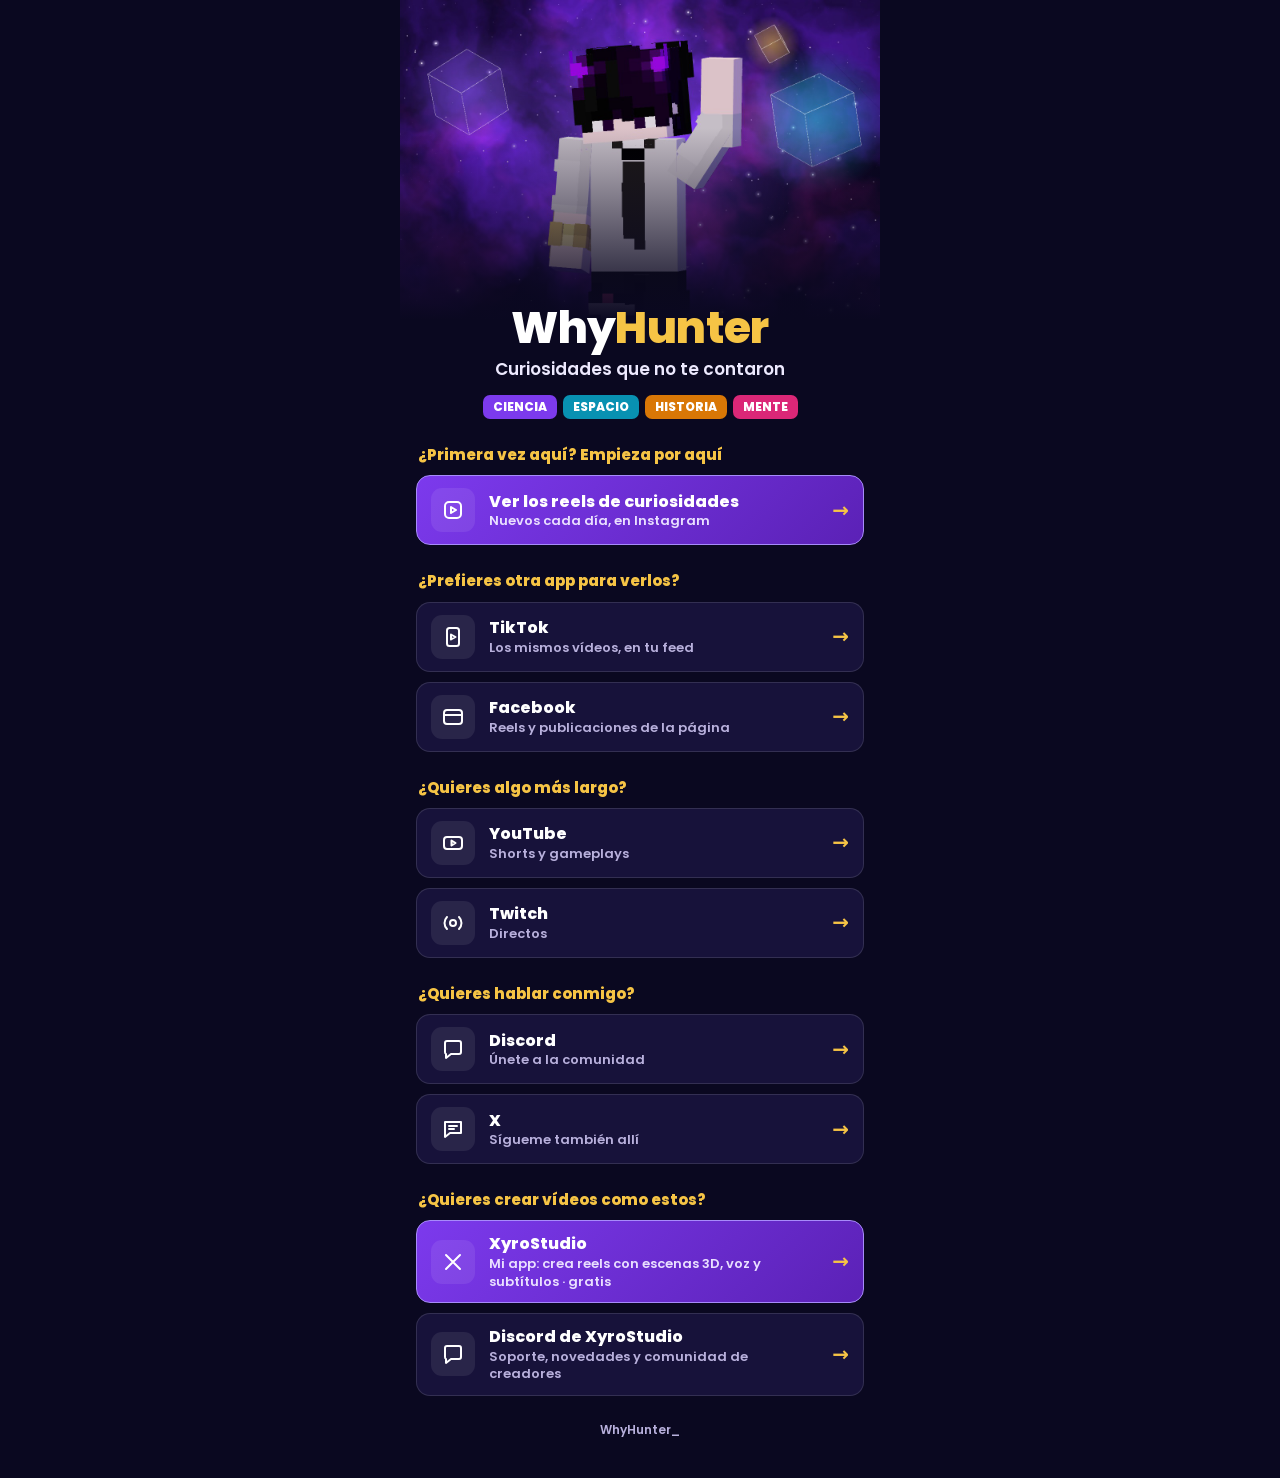
<file: index.html>
<!doctype html>
<html lang="es"><head><meta charset="utf-8">
<meta name="viewport" content="width=device-width,initial-scale=1">
<title>WhyHunter · Curiosidades que no te contaron</title>
<meta name="description" content="Curiosidades de ciencia, espacio, historia y mente. Elige por dónde seguirme.">
<meta property="og:title" content="WhyHunter"><meta property="og:description" content="Curiosidades que no te contaron"><meta property="og:image" content="https://whyhunterdev.github.io/hero.jpg">
<link rel="icon" href="foto.png">
<style>
@font-face{font-family:Poppins;font-weight:600;font-display:swap;src:url(poppins-latin-600-normal.woff2)}
@font-face{font-family:Poppins;font-weight:800;font-display:swap;src:url(poppins-latin-800-normal.woff2)}
:root{--fondo:#0A0820;--tarjeta:#17123a;--borde:#ffffff1f;--oro:#F6C445;--texto:#EDE9FE;--suave:#B8B0DC}
*{box-sizing:border-box}
body{margin:0;background:var(--fondo);color:#fff;font:600 16px/1.35 Poppins,system-ui,sans-serif}
.pag{max-width:480px;margin:auto;padding:0 16px 40px}
.hero{position:relative;margin:0 -16px;aspect-ratio:3/2;background:url(hero.jpg) center/cover}
.hero::after{content:"";position:absolute;inset:40% 0 0;background:linear-gradient(transparent,var(--fondo))}
h1{font-weight:800;font-size:44px;line-height:1;letter-spacing:-.015em;margin:-14px 0 8px;text-align:center;position:relative}
h1 b{color:var(--oro);font-weight:800}
.lema{margin:0;text-align:center;color:var(--texto);font-size:17px}
.chips{display:flex;justify-content:center;flex-wrap:wrap;gap:6px;margin:14px 0 26px}
.chips span{font-weight:800;font-size:12px;padding:4px 10px;border-radius:7px}
h2{font-size:15px;color:var(--oro);margin:26px 2px 10px}
a.b{display:flex;align-items:center;gap:14px;min-height:68px;padding:12px 14px;margin-bottom:10px;border-radius:14px;background:var(--tarjeta);border:1px solid var(--borde);color:#fff;text-decoration:none;transition:transform .12s,border-color .12s}
a.b:hover,a.b:focus-visible{transform:translateY(-2px);border-color:var(--oro);outline:none}
a.prin{background:linear-gradient(135deg,#7C3AED,#5B21B6);border-color:#a78bfa}
.ic{flex:none;width:44px;height:44px;border-radius:11px;display:grid;place-items:center;background:#ffffff14}
.ic svg{width:24px;height:24px;fill:none;stroke:#fff;stroke-width:2;stroke-linecap:round;stroke-linejoin:round}
.t{min-width:0;flex:1}.t strong{display:block;font-weight:800;font-size:16px}.t small{display:block;font-size:13px;font-weight:600;color:var(--suave)}
a.prin .t small{color:#E9DFFF}
.fl{flex:none;color:var(--oro);font-weight:800;font-size:20px}
footer{margin-top:26px;text-align:center;font-size:12px;color:var(--suave)}
</style></head><body><div class="pag">
<div class="hero" role="img" aria-label="La mascota de cubos de WhyHunter saludando en una nebulosa"></div>
<h1>Why<b>Hunter</b></h1>
<p class="lema">Curiosidades que no te contaron</p>
<div class="chips"><span style="background:#7C3AED">CIENCIA</span><span style="background:#0891B2">ESPACIO</span><span style="background:#D97706">HISTORIA</span><span style="background:#DB2777">MENTE</span></div>

<h2>¿Primera vez aquí? Empieza por aquí</h2>
<a class="b prin" href="https://www.instagram.com/whyhunter_/"><span class="ic"><svg viewBox="0 0 24 24"><rect x="4" y="4" width="16" height="16" rx="4"/><path d="M10 9l5 3-5 3z"/></svg></span><span class="t"><strong>Ver los reels de curiosidades</strong><small>Nuevos cada día, en Instagram</small></span><span class="fl">→</span></a>

<h2>¿Prefieres otra app para verlos?</h2>
<a class="b" href="https://www.tiktok.com/@whyhunter_"><span class="ic"><svg viewBox="0 0 24 24"><rect x="6" y="3" width="12" height="18" rx="2.5"/><path d="M10 9.5l4.5 2.5-4.5 2.5z"/></svg></span><span class="t"><strong>TikTok</strong><small>Los mismos vídeos, en tu feed</small></span><span class="fl">→</span></a>
<a class="b" href="https://www.facebook.com/profile.php?id=61567029664209"><span class="ic"><svg viewBox="0 0 24 24"><rect x="3" y="5" width="18" height="14" rx="3"/><path d="M3 10h18"/></svg></span><span class="t"><strong>Facebook</strong><small>Reels y publicaciones de la página</small></span><span class="fl">→</span></a>

<h2>¿Quieres algo más largo?</h2>
<a class="b" href="https://www.youtube.com/@whyhunter_"><span class="ic"><svg viewBox="0 0 24 24"><rect x="3" y="6" width="18" height="12" rx="3"/><path d="M10.5 9.5l4 2.5-4 2.5z"/></svg></span><span class="t"><strong>YouTube</strong><small>Shorts y gameplays</small></span><span class="fl">→</span></a>
<a class="b" href="https://www.twitch.tv/whyhunter_"><span class="ic"><svg viewBox="0 0 24 24"><circle cx="12" cy="12" r="3"/><path d="M6 6a8.5 8.5 0 0 0 0 12M18 6a8.5 8.5 0 0 1 0 12"/></svg></span><span class="t"><strong>Twitch</strong><small>Directos</small></span><span class="fl">→</span></a>

<h2>¿Quieres hablar conmigo?</h2>
<a class="b" href="https://discord.gg/xE3w79u3pq"><span class="ic"><svg viewBox="0 0 24 24"><path d="M4 6a2 2 0 0 1 2-2h12a2 2 0 0 1 2 2v9a2 2 0 0 1-2 2H10l-5 4v-4a2 2 0 0 1-1-2z"/></svg></span><span class="t"><strong>Discord</strong><small>Únete a la comunidad</small></span><span class="fl">→</span></a>
<a class="b" href="https://x.com/WhyHunter_"><span class="ic"><svg viewBox="0 0 24 24"><path d="M4 5h16v11H9l-5 4z"/><path d="M8 9h8M8 12h5"/></svg></span><span class="t"><strong>X</strong><small>Sígueme también allí</small></span><span class="fl">→</span></a>
<h2>¿Quieres crear vídeos como estos?</h2>
<a class="b prin" href="https://xyrostudio.net"><span class="ic"><svg viewBox="0 0 24 24"><path d="M5 5l14 14M19 5L5 19"/></svg></span><span class="t"><strong>XyroStudio</strong><small>Mi app: crea reels con escenas 3D, voz y subtítulos · gratis</small></span><span class="fl">→</span></a>
<a class="b" href="https://xyrostudio.net/discord"><span class="ic"><svg viewBox="0 0 24 24"><path d="M4 6a2 2 0 0 1 2-2h12a2 2 0 0 1 2 2v9a2 2 0 0 1-2 2H10l-5 4v-4a2 2 0 0 1-1-2z"/></svg></span><span class="t"><strong>Discord de XyroStudio</strong><small>Soporte, novedades y comunidad de creadores</small></span><span class="fl">→</span></a>
<footer>WhyHunter_</footer>
</div></body></html>
</file>
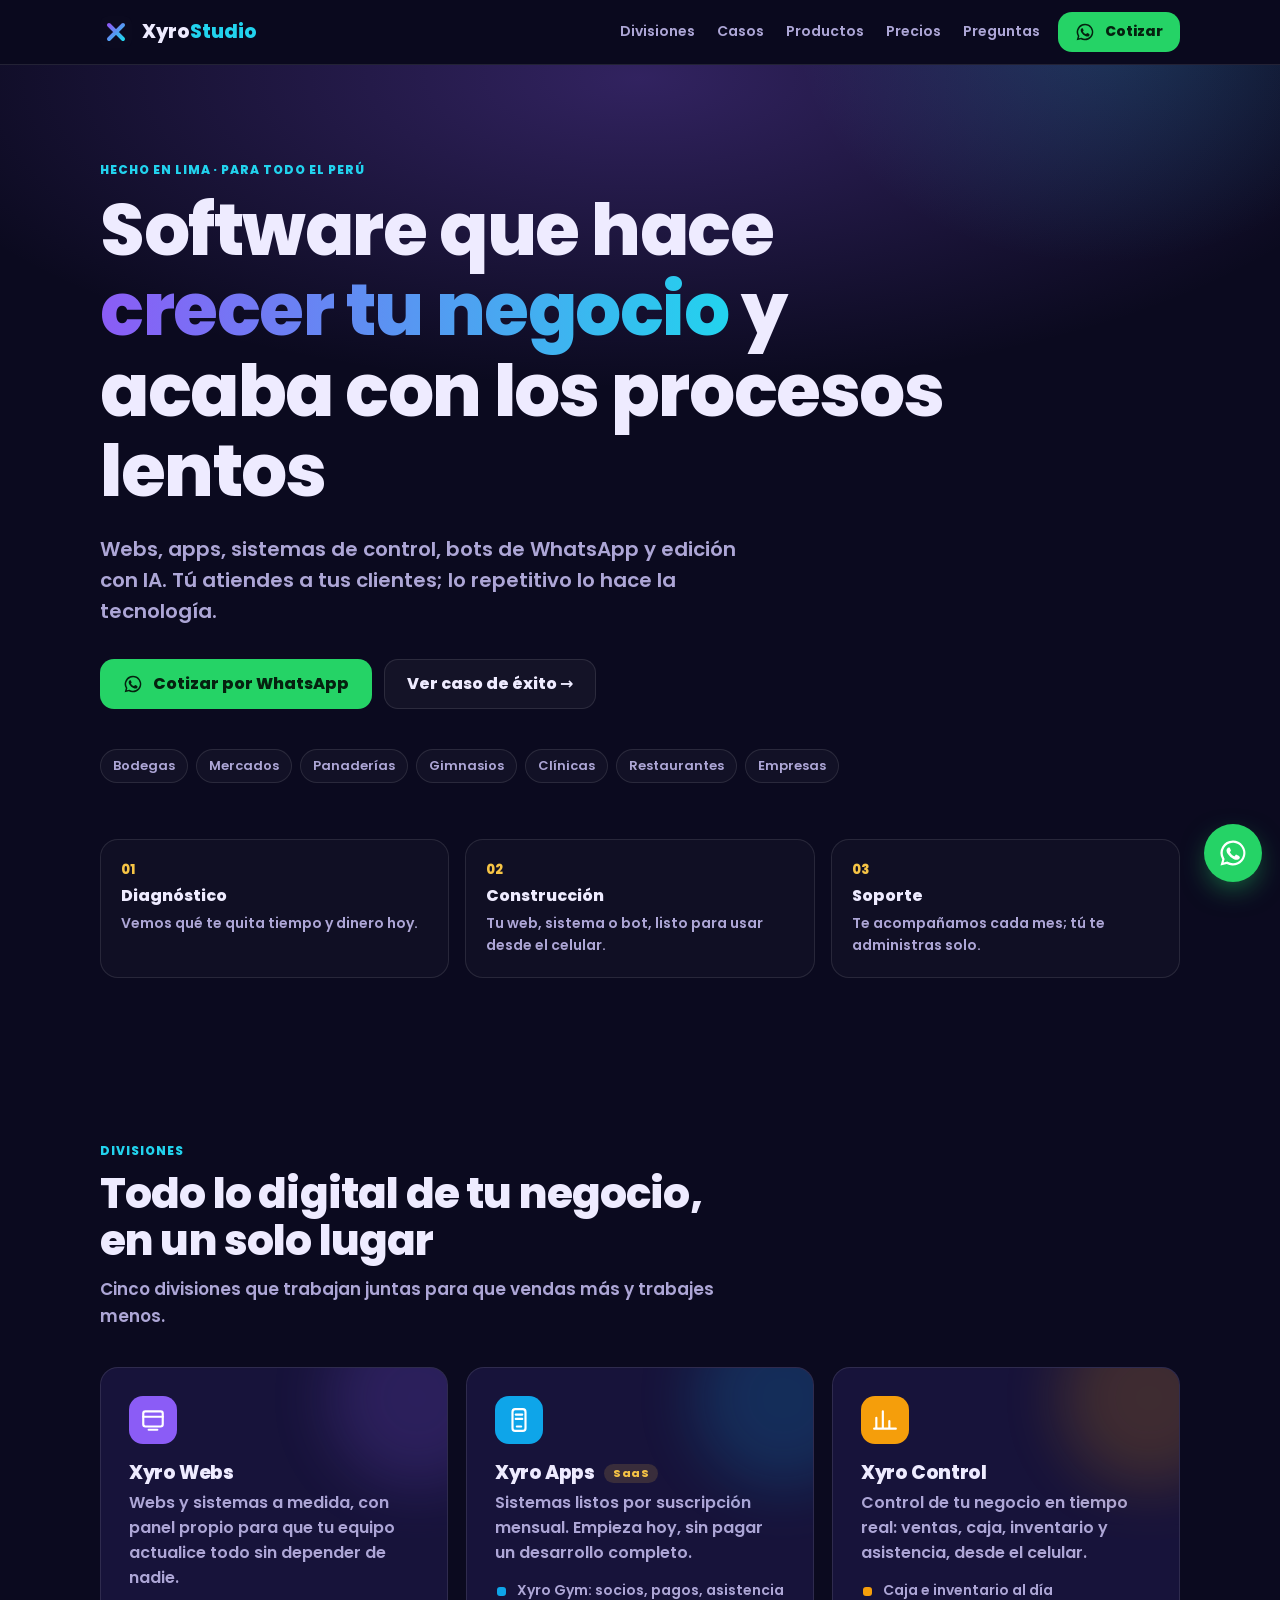
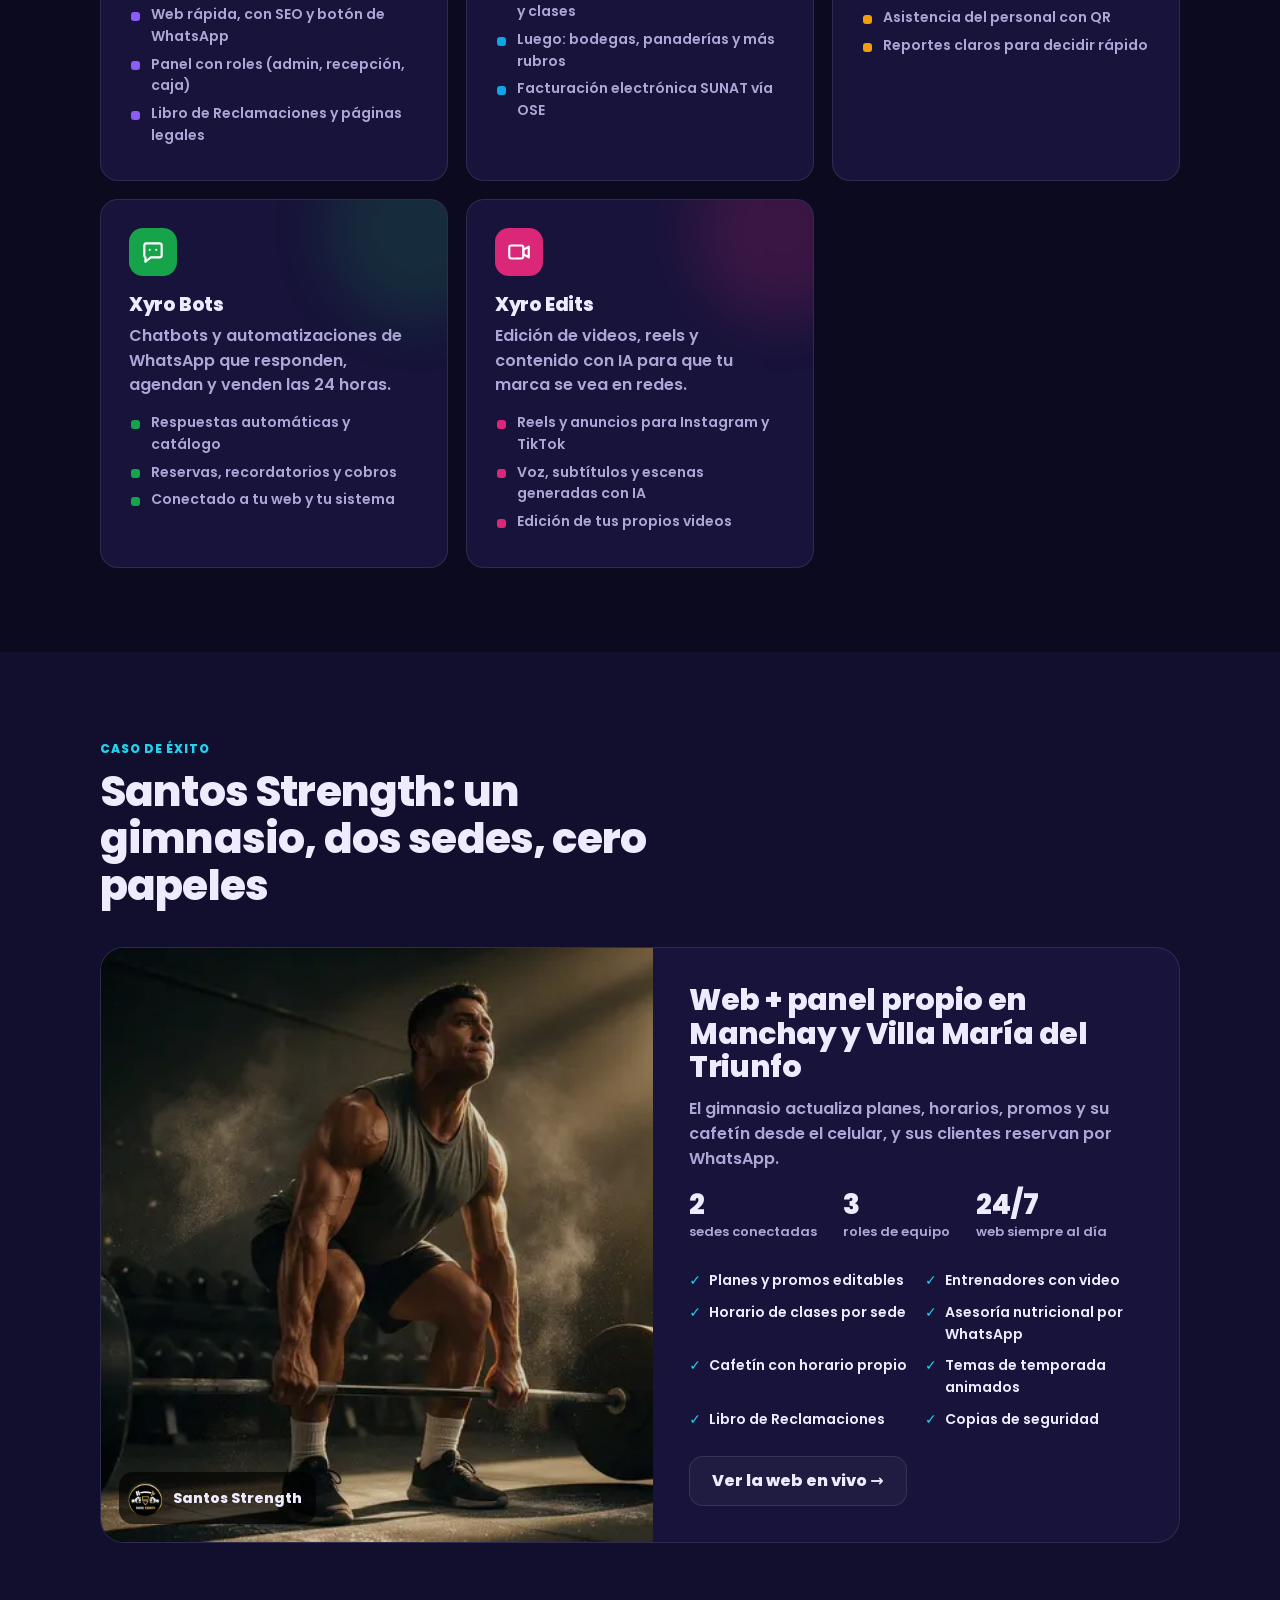
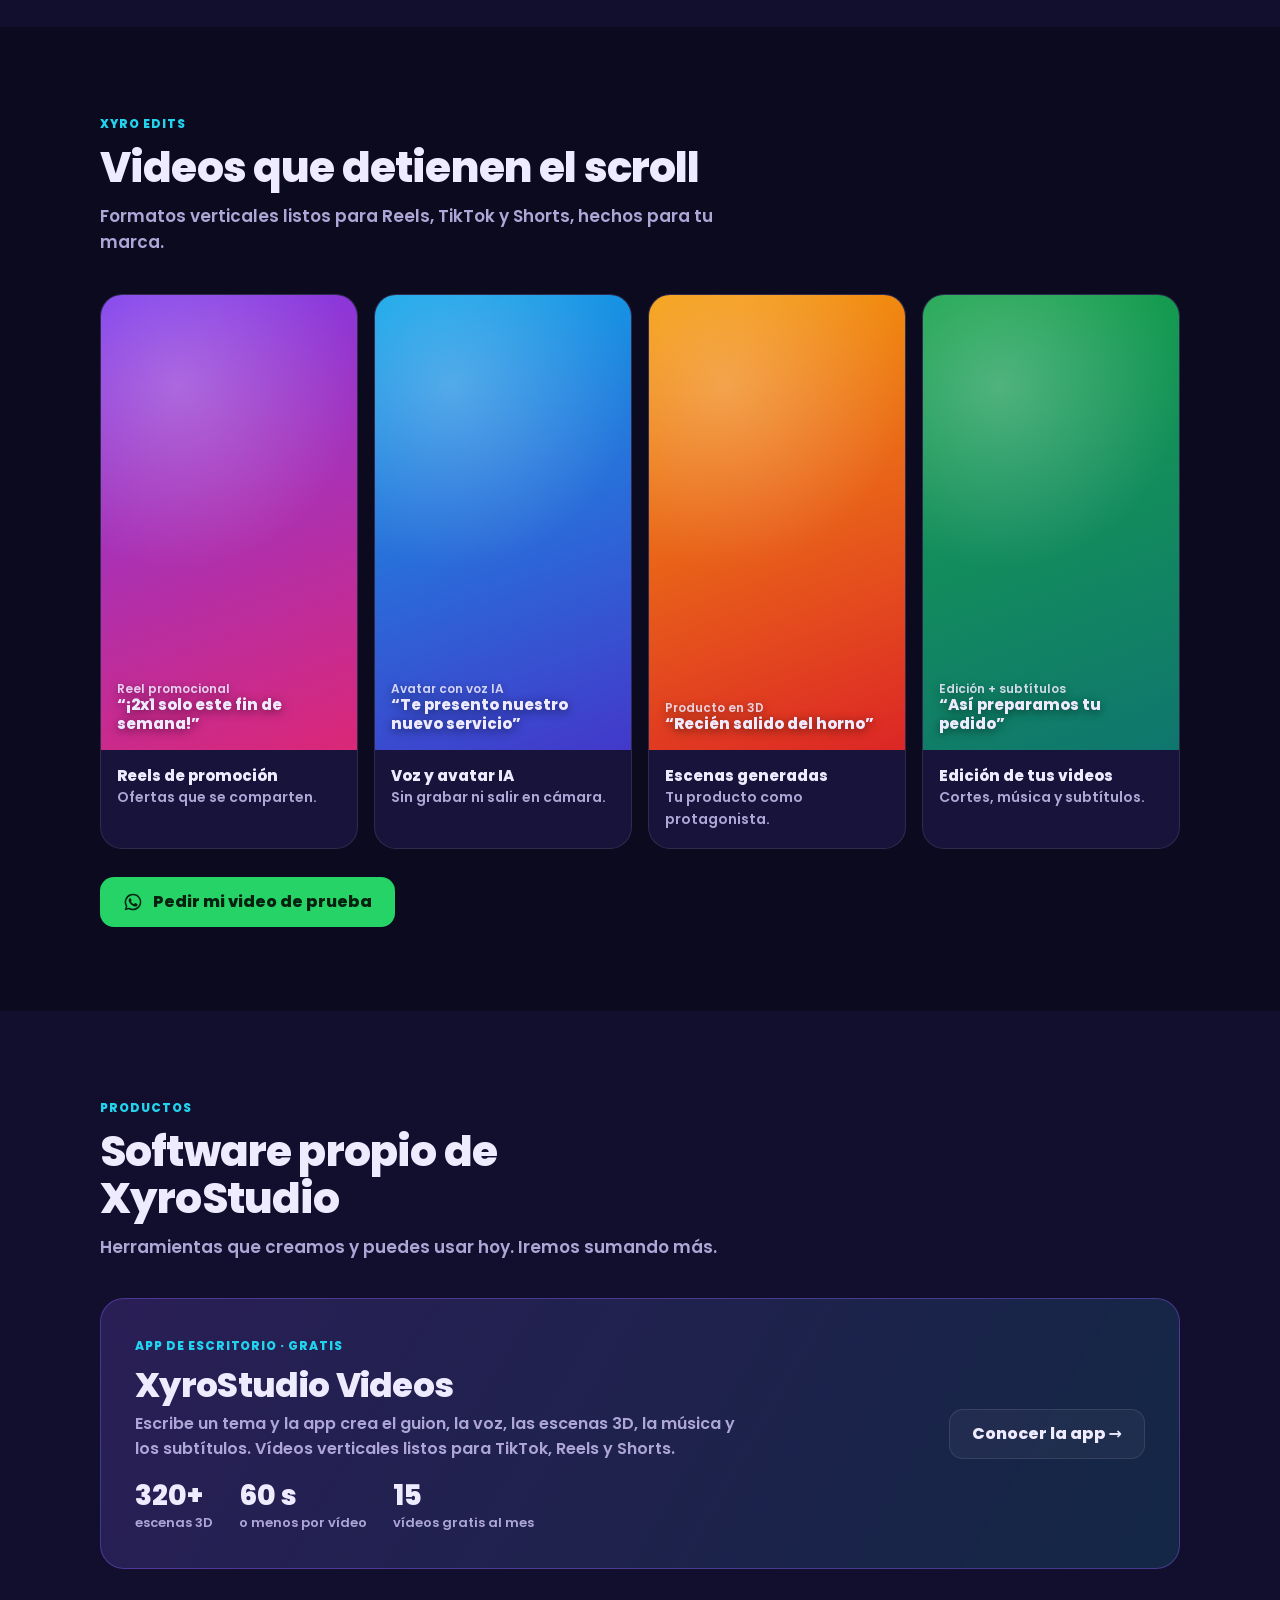
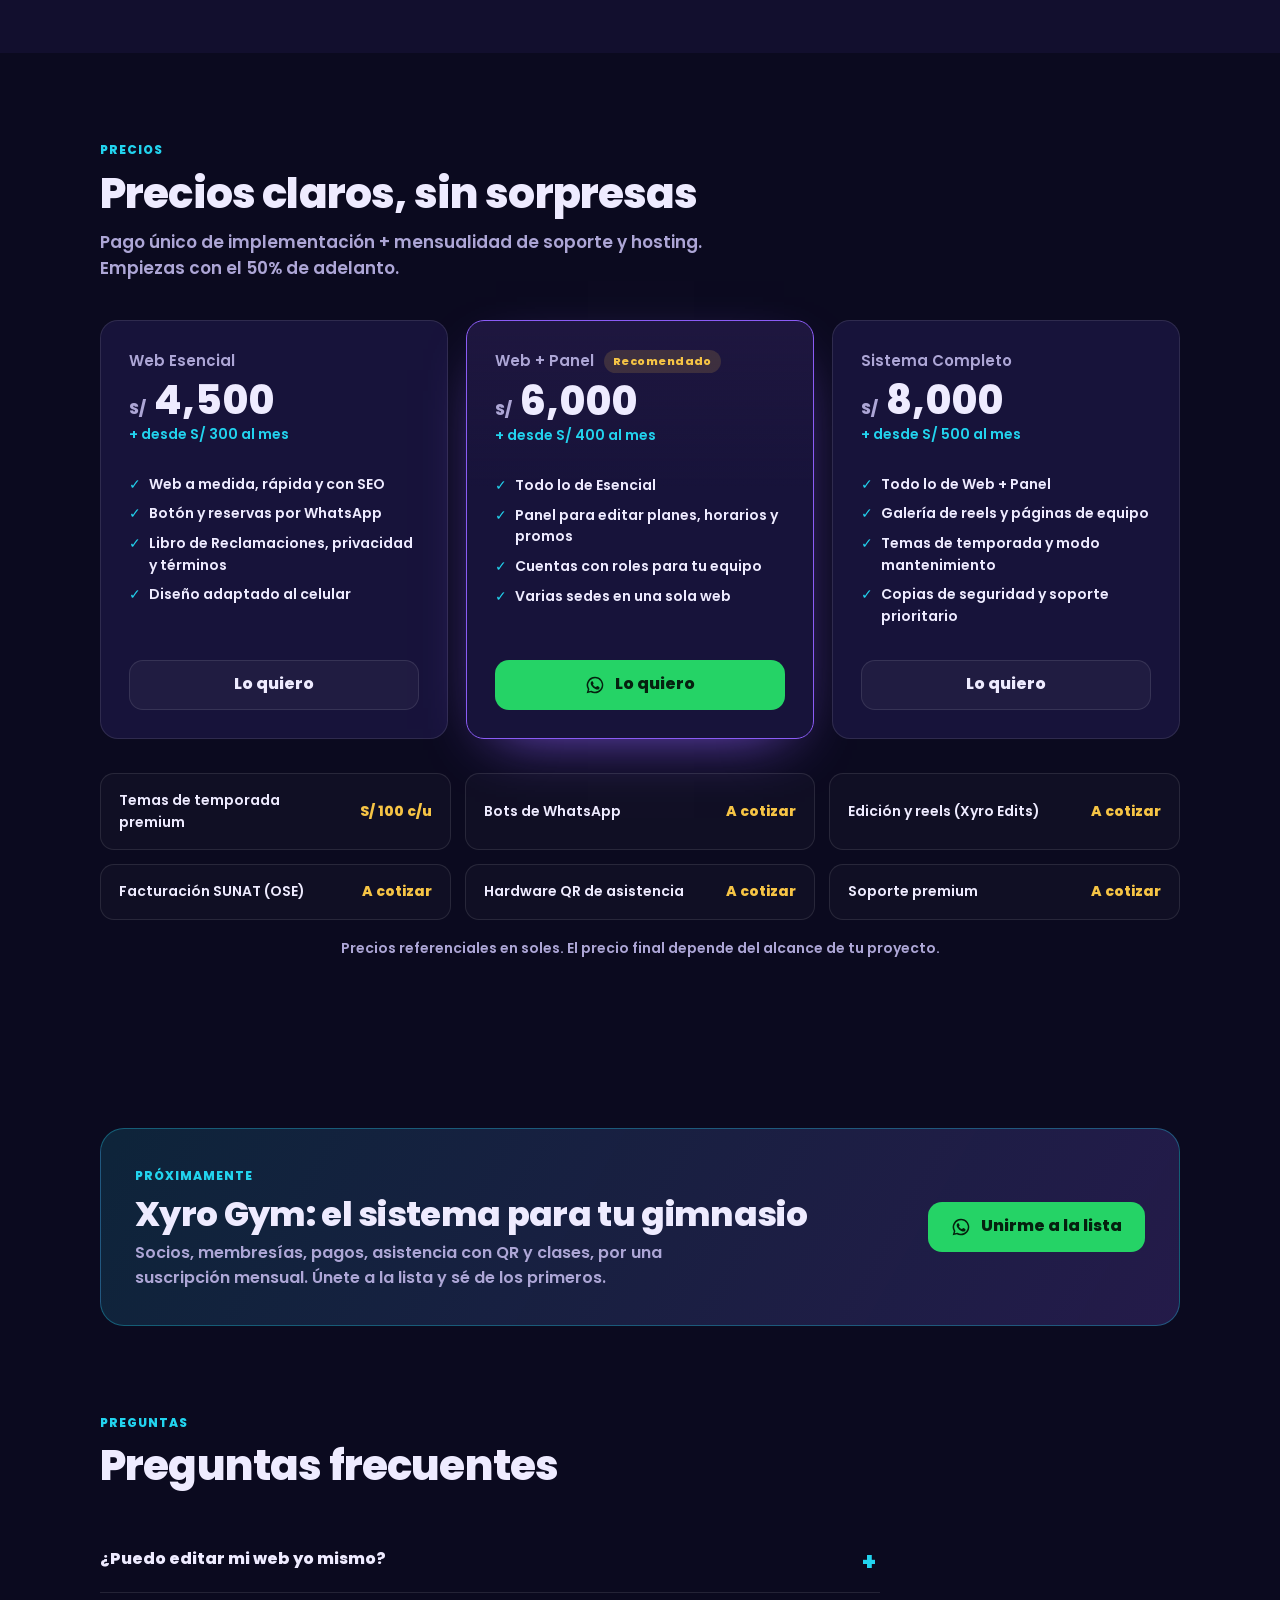
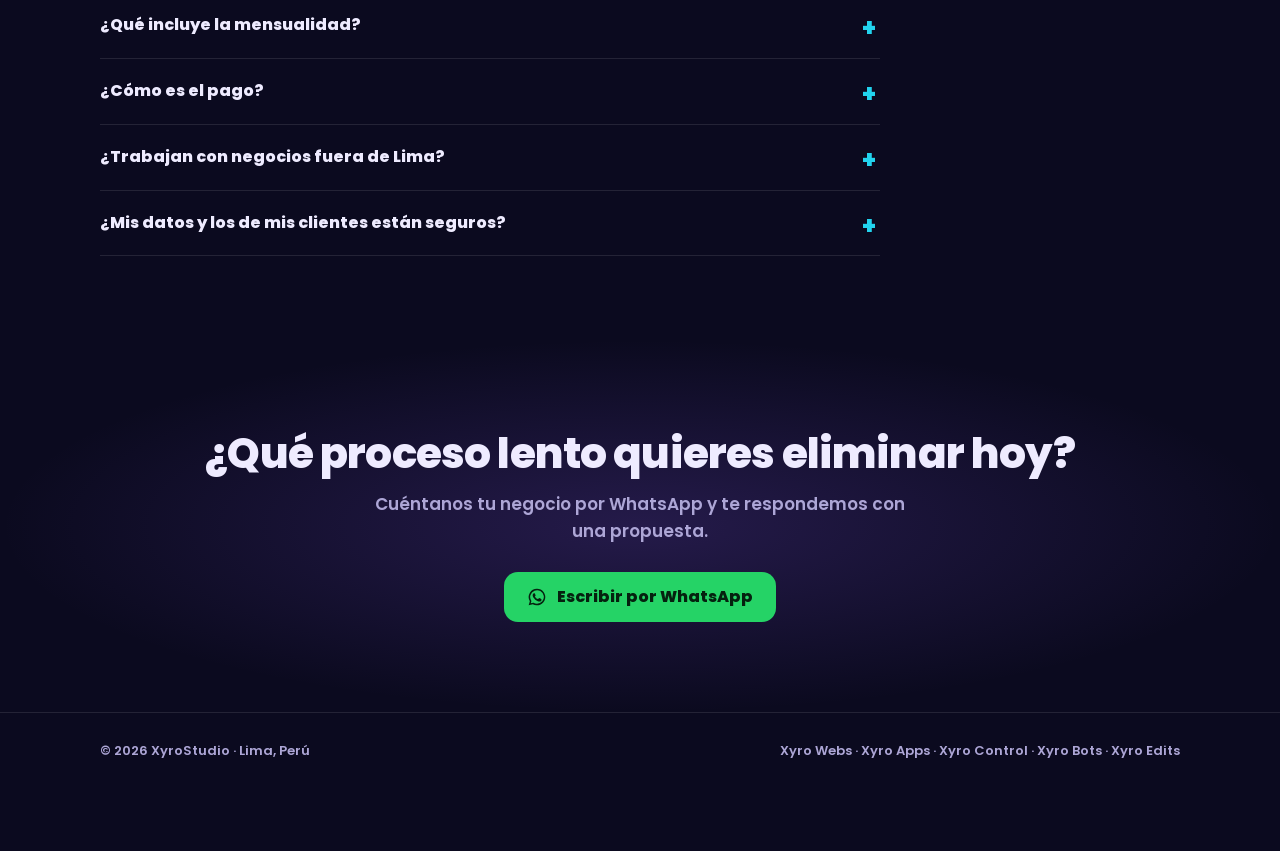
<file: xyrostudio/index.html>
<!doctype html>
<html lang="es-PE"><head><meta charset="utf-8">
<meta name="viewport" content="width=device-width,initial-scale=1">
<title>XyroStudio · Webs, apps, control, bots y edición para negocios en Perú</title>
<meta name="description" content="Webs y sistemas a medida, apps por suscripción, sistemas de control, bots de WhatsApp que venden y edición de videos con IA para bodegas, gimnasios, clínicas y empresas del Perú. Cotiza por WhatsApp.">
<meta name="theme-color" content="#0B0A1F">
<link rel="canonical" href="https://whyhunterdev.github.io/xyrostudio/">
<meta property="og:type" content="website"><meta property="og:locale" content="es_PE">
<meta property="og:title" content="XyroStudio · Software que hace crecer tu negocio">
<meta property="og:description" content="Xyro Webs, Xyro Apps, Xyro Control, Xyro Bots y Xyro Edits para negocios peruanos.">
<meta property="og:url" content="https://whyhunterdev.github.io/xyrostudio/">
<meta property="og:image" content="https://whyhunterdev.github.io/xyrostudio/img/og.jpg">
<meta name="twitter:card" content="summary_large_image">
<link rel="icon" href="icon.svg" type="image/svg+xml">
<link rel="preload" href="fonts/poppins-latin-800-normal.woff2" as="font" type="font/woff2" crossorigin>
<script type="application/ld+json">{"@context":"https://schema.org","@type":"Organization","name":"XyroStudio","url":"https://whyhunterdev.github.io/xyrostudio/","logo":"https://whyhunterdev.github.io/xyrostudio/icon.svg","areaServed":"PE","address":{"@type":"PostalAddress","addressLocality":"Lima","addressCountry":"PE"},"contactPoint":{"@type":"ContactPoint","contactType":"sales","telephone":"+51936449066","availableLanguage":"es"}}</script>
<style>
@font-face{font-family:Poppins;font-weight:600;font-display:swap;src:url(fonts/poppins-latin-600-normal.woff2) format("woff2")}
@font-face{font-family:Poppins;font-weight:800;font-display:swap;src:url(fonts/poppins-latin-800-normal.woff2) format("woff2")}
:root{--bg:#0B0A1F;--bg2:#120F2E;--card:#17133A;--line:#ffffff1a;--tx:#EEEBFF;--mut:#ADA6D6;--vio:#8B5CF6;--cy:#22D3EE;--oro:#F6C445;--wa:#25D366;--r:18px}
*{box-sizing:border-box}html{scroll-behavior:smooth;scroll-padding-top:72px}
body{margin:0;background:var(--bg);color:var(--tx);font:600 16px/1.55 Poppins,system-ui,-apple-system,"Segoe UI",sans-serif;-webkit-font-smoothing:antialiased;overflow-x:hidden}
a{color:inherit}img{max-width:100%;display:block}
.w{max-width:1120px;margin:auto;padding:0 20px}
h1,h2,h3{font-weight:800;line-height:1.12;letter-spacing:-.02em;margin:0}
h2{font-size:clamp(28px,4.4vw,42px)}h3{font-size:19px}
p{margin:0}.mut{color:var(--mut)}
.grad{background:linear-gradient(90deg,var(--vio),var(--cy));-webkit-background-clip:text;background-clip:text;color:transparent}
.tag{display:inline-block;font-size:12px;font-weight:800;letter-spacing:.08em;text-transform:uppercase;color:var(--cy);margin-bottom:10px}
.sec{padding:84px 0}.sec-h{max-width:640px;margin-bottom:38px}.sec-h p{margin-top:12px;font-size:17px}
.btn{display:inline-flex;align-items:center;justify-content:center;gap:10px;min-height:50px;padding:0 22px;border-radius:14px;font-weight:800;text-decoration:none;border:1px solid transparent;transition:transform .15s,background .15s,border-color .15s}
.btn:hover{transform:translateY(-2px)}.btn:focus-visible,a:focus-visible,summary:focus-visible{outline:3px solid var(--cy);outline-offset:3px}
.btn-wa{background:var(--wa);color:#05210f}.btn-wa:hover{background:#3be37a}
.btn-gh{border-color:var(--line);background:#ffffff0a}.btn-gh:hover{border-color:var(--vio)}
.ico{width:20px;height:20px;flex:none}
/* header */
.hd{position:sticky;top:0;z-index:20;background:#0B0A1Fd9;backdrop-filter:blur(12px);-webkit-backdrop-filter:blur(12px);border-bottom:1px solid var(--line)}
.hd .w{display:flex;align-items:center;gap:18px;height:64px}
.logo{display:flex;align-items:center;gap:10px;font-weight:800;font-size:19px;text-decoration:none;margin-right:auto}
.logo img{width:32px;height:32px}.logo b{color:var(--cy);font-weight:800}
.nav{display:flex;gap:22px;font-size:14px}.nav a{text-decoration:none;color:var(--mut)}.nav a:hover{color:#fff}
.hd .btn{min-height:40px;padding:0 16px;font-size:14px}
@media(max-width:820px){.nav{display:none}}
/* hero */
.hero{position:relative;padding:92px 0 76px;overflow:hidden}
.hero::before{content:"";position:absolute;inset:-30% -10% auto;height:620px;background:radial-gradient(closest-side,#8B5CF64d,transparent),radial-gradient(closest-side at 80% 40%,#22D3EE33,transparent);pointer-events:none}
.hero .w{position:relative}
.hero h1{font-size:clamp(38px,7vw,72px);max-width:880px}
.hero .lead{font-size:clamp(17px,2vw,20px);max-width:640px;margin:22px 0 32px}
.ctas{display:flex;flex-wrap:wrap;gap:12px}
.chips{display:flex;flex-wrap:wrap;gap:8px;margin-top:40px}
.chips span{font-size:13px;padding:6px 12px;border-radius:999px;border:1px solid var(--line);background:#ffffff08;color:var(--mut)}
/* pasos */
.pasos{display:grid;grid-template-columns:repeat(3,1fr);gap:16px;margin-top:56px}
.paso{padding:20px;border-radius:var(--r);background:#ffffff06;border:1px solid var(--line)}
.paso b{display:block;font-size:13px;color:var(--oro)}.paso strong{display:block;font-weight:800;margin:4px 0}
.paso p{font-size:14px}
/* divisiones */
.divs{display:grid;grid-template-columns:repeat(auto-fit,minmax(300px,1fr));gap:18px}
.div{position:relative;padding:28px;border-radius:var(--r);background:var(--card);border:1px solid var(--line);overflow:hidden}
.div::after{content:"";position:absolute;right:-60px;top:-60px;width:180px;height:180px;border-radius:50%;background:var(--c);opacity:.18;filter:blur(30px)}
.div .di{width:48px;height:48px;border-radius:14px;display:grid;place-items:center;background:var(--c);margin-bottom:18px}
.div .di svg{width:26px;height:26px;fill:none;stroke:#fff;stroke-width:2;stroke-linecap:round;stroke-linejoin:round}
.div p{margin:8px 0 14px}
.div ul{margin:0;padding:0;list-style:none;font-size:14px;color:var(--mut)}
.div li{padding-left:22px;position:relative;margin:6px 0}
.div li::before{content:"";position:absolute;left:2px;top:.55em;width:9px;height:9px;border-radius:3px;background:var(--c)}
.badge{display:inline-block;font-size:11px;font-weight:800;padding:3px 9px;border-radius:999px;background:#F6C44526;color:var(--oro);margin-left:6px;vertical-align:middle;letter-spacing:.04em}
/* caso */
.caso{display:grid;grid-template-columns:1.05fr 1fr;gap:0;border-radius:24px;overflow:hidden;background:var(--card);border:1px solid var(--line)}
.caso-img{position:relative;min-height:320px;background:#000}
.caso-img img{position:absolute;inset:0;width:100%;height:100%;object-fit:cover;opacity:.85}
.caso-img .lg{position:absolute;left:18px;bottom:18px;display:flex;align-items:center;gap:10px;padding:8px 14px 8px 8px;border-radius:14px;background:#000a;font-weight:800;font-size:14px}
.caso-img .lg img{position:static;width:36px;height:36px;border-radius:9px;opacity:1}
.caso-tx{padding:36px}
.caso-tx h3{font-size:clamp(24px,3vw,30px)}.caso-tx>p{margin:12px 0 20px}
.feat{display:grid;grid-template-columns:1fr 1fr;gap:10px 18px;margin:0 0 26px;padding:0;list-style:none;font-size:14px}
.feat li{display:flex;gap:8px}.feat li::before{content:"✓";color:var(--cy);font-weight:800}
.nums{display:flex;gap:26px;margin-bottom:26px}.nums strong{display:block;font-size:28px;font-weight:800;line-height:1}.nums span{font-size:13px;color:var(--mut)}
@media(max-width:900px){.caso{grid-template-columns:1fr}.caso-img{min-height:220px;aspect-ratio:16/9}}
/* videos */
.vids{display:grid;grid-template-columns:repeat(4,1fr);gap:16px}
.vid{border-radius:22px;overflow:hidden;background:var(--card);border:1px solid var(--line)}
.ph{position:relative;aspect-ratio:9/16;display:flex;flex-direction:column;justify-content:flex-end;padding:16px;background:linear-gradient(160deg,var(--a),var(--b));overflow:hidden}
.ph video,.ph>img{position:absolute;inset:0;width:100%;height:100%;object-fit:cover}
.ph::before{content:"";position:absolute;inset:0;background:radial-gradient(circle at 30% 20%,#ffffff40,transparent 45%);animation:fl 8s ease-in-out infinite alternate}
@keyframes fl{to{transform:translate(18%,30%) scale(1.3)}}
.ph .pl{position:absolute;top:50%;left:50%;width:58px;height:58px;margin:-29px 0 0 -29px;border-radius:50%;background:#0006;display:grid;place-items:center;backdrop-filter:blur(4px)}
.ph .pl::after{content:"";border-left:16px solid #fff;border-top:10px solid transparent;border-bottom:10px solid transparent;margin-left:4px}
.ph .cap{position:relative;font-weight:800;font-size:15px;line-height:1.25;text-shadow:0 2px 10px #0008}
.ph .cap small{display:block;font-weight:600;font-size:12px;opacity:.85}
.vid-tx{padding:14px 16px 18px;font-size:14px}.vid-tx strong{display:block;font-size:15px}
@media(prefers-reduced-motion:reduce){.ph::before{animation:none}html{scroll-behavior:auto}}
@media(max-width:900px){.vids{grid-template-columns:repeat(2,1fr)}}
/* precios */
.planes{display:grid;grid-template-columns:repeat(3,1fr);gap:18px;align-items:stretch}
.plan{display:flex;flex-direction:column;padding:28px;border-radius:var(--r);background:var(--card);border:1px solid var(--line)}
.plan.top{border-color:var(--vio);background:linear-gradient(180deg,#8B5CF626,var(--card) 40%);box-shadow:0 20px 60px -30px #8B5CF6}
.plan .nm{font-size:15px;color:var(--mut)}.plan .pr{font-size:40px;font-weight:800;line-height:1.1;margin:6px 0 2px}.plan .pr small{font-size:16px;color:var(--mut)}
.plan .mes{font-size:14px;color:var(--cy)}
.plan ul{list-style:none;margin:20px 0 24px;padding:0;font-size:14px;flex:1}.plan li{display:flex;gap:8px;margin:8px 0}.plan li::before{content:"✓";color:var(--cy);font-weight:800}
.plan .btn{width:100%}
.nota{margin-top:18px;font-size:14px;text-align:center}
.extras{display:grid;grid-template-columns:repeat(3,1fr);gap:14px;margin-top:34px}
.ex{display:flex;justify-content:space-between;align-items:center;gap:12px;padding:16px 18px;border-radius:14px;border:1px solid var(--line);background:#ffffff06;font-size:14px}.ex b{color:var(--oro);white-space:nowrap}
/* gym */
.gym{display:flex;align-items:center;justify-content:space-between;gap:24px;flex-wrap:wrap;padding:34px;border-radius:24px;background:linear-gradient(120deg,#22D3EE22,#8B5CF633);border:1px solid #22D3EE55}
.gym p{margin-top:8px;max-width:620px}
/* faq */
.faq{max-width:780px}
details{border-bottom:1px solid var(--line)}summary{cursor:pointer;list-style:none;padding:20px 36px 20px 0;font-weight:800;position:relative}
summary::-webkit-details-marker{display:none}summary::after{content:"+";position:absolute;right:4px;top:16px;font-size:24px;color:var(--cy);transition:transform .2s}
details[open] summary::after{transform:rotate(45deg)}details p{padding:0 0 20px;color:var(--mut)}
/* cta */
.fin{text-align:center;padding:90px 0;background:radial-gradient(closest-side,#8B5CF633,transparent)}
.fin p{max-width:560px;margin:14px auto 28px;font-size:17px}
footer{border-top:1px solid var(--line);padding:28px 0 90px;font-size:13px;color:var(--mut)}
footer .w{display:flex;flex-wrap:wrap;gap:12px;justify-content:space-between}
.fab{position:fixed;right:18px;bottom:18px;z-index:30;width:58px;height:58px;border-radius:50%;background:var(--wa);display:grid;place-items:center;box-shadow:0 10px 30px -8px #25D366aa;transition:transform .15s}
.fab:hover{transform:scale(1.07)}.fab svg{width:30px;height:30px}
@media(max-width:820px){.divs,.planes,.extras,.pasos{grid-template-columns:1fr}.sec{padding:64px 0}.hero{padding:64px 0 56px}.caso-tx,.div,.plan{padding:24px}.feat{grid-template-columns:1fr}}
@media(max-width:420px){.w{padding:0 16px}.hd .btn span{display:none}.vids{gap:10px}.ph{padding:12px}.ph .cap{font-size:13px}}
</style></head>
<body>
<svg width="0" height="0" style="position:absolute" aria-hidden="true"><symbol id="wa" viewBox="0 0 24 24"><path fill="currentColor" d="M12 2a10 10 0 0 0-8.6 15.1L2 22l5-1.3A10 10 0 1 0 12 2Zm0 18.2a8.2 8.2 0 0 1-4.2-1.2l-.3-.2-3 .8.8-2.9-.2-.3A8.2 8.2 0 1 1 12 20.2Zm4.5-6.1c-.2-.1-1.5-.7-1.7-.8-.2-.1-.4-.1-.6.1l-.8 1c-.1.2-.3.2-.5.1a6.7 6.7 0 0 1-3.3-2.9c-.3-.4.2-.4.7-1.4.1-.2 0-.3 0-.4l-.8-1.8c-.2-.5-.4-.4-.6-.4h-.5a1 1 0 0 0-.7.3 3 3 0 0 0-.9 2.2 5.2 5.2 0 0 0 1.1 2.7 11.8 11.8 0 0 0 4.5 4c1.7.7 2.3.8 3.2.6.5-.1 1.5-.6 1.7-1.2.2-.6.2-1.1.2-1.2-.1-.1-.2-.2-.5-.3Z"/></symbol></svg>

<header class="hd"><div class="w">
<a class="logo" href="#top"><img src="icon.svg" alt="" width="32" height="32"><span>Xyro<b>Studio</b></span></a>
<nav class="nav" aria-label="Secciones"><a href="#divisiones">Divisiones</a><a href="#caso">Casos</a><a href="#productos">Productos</a><a href="#precios">Precios</a><a href="#faq">Preguntas</a></nav>
<a class="btn btn-wa" href="https://wa.me/51936449066?text=Hola%20XyroStudio%2C%20quiero%20cotizar%20un%20proyecto" target="_blank" rel="noopener"><svg class="ico"><use href="#wa"/></svg><span>Cotizar</span></a>
</div></header>

<main id="top">
<section class="hero"><div class="w">
<span class="tag">Hecho en Lima · para todo el Perú</span>
<h1>Software que hace <span class="grad">crecer tu negocio</span> y acaba con los procesos lentos</h1>
<p class="lead mut">Webs, apps, sistemas de control, bots de WhatsApp y edición con IA. Tú atiendes a tus clientes; lo repetitivo lo hace la tecnología.</p>
<div class="ctas">
<a class="btn btn-wa" href="https://wa.me/51936449066?text=Hola%20XyroStudio%2C%20quiero%20cotizar%20un%20proyecto" target="_blank" rel="noopener"><svg class="ico"><use href="#wa"/></svg>Cotizar por WhatsApp</a>
<a class="btn btn-gh" href="#caso">Ver caso de éxito →</a>
</div>
<div class="chips" aria-label="Rubros"><span>Bodegas</span><span>Mercados</span><span>Panaderías</span><span>Gimnasios</span><span>Clínicas</span><span>Restaurantes</span><span>Empresas</span></div>
<div class="pasos">
<div class="paso"><b>01</b><strong>Diagnóstico</strong><p class="mut">Vemos qué te quita tiempo y dinero hoy.</p></div>
<div class="paso"><b>02</b><strong>Construcción</strong><p class="mut">Tu web, sistema o bot, listo para usar desde el celular.</p></div>
<div class="paso"><b>03</b><strong>Soporte</strong><p class="mut">Te acompañamos cada mes; tú te administras solo.</p></div>
</div>
</div></section>

<section class="sec" id="divisiones"><div class="w">
<div class="sec-h"><span class="tag">Divisiones</span><h2>Todo lo digital de tu negocio, en un solo lugar</h2><p class="mut">Cinco divisiones que trabajan juntas para que vendas más y trabajes menos.</p></div>
<div class="divs">
<article class="div" id="webs" style="--c:#8B5CF6"><div class="di"><svg viewBox="0 0 24 24"><rect x="3" y="4" width="18" height="14" rx="2"/><path d="M3 9h18M8 21h8"/></svg></div>
<h3>Xyro Webs</h3><p class="mut">Webs y sistemas a medida, con panel propio para que tu equipo actualice todo sin depender de nadie.</p>
<ul><li>Web rápida, con SEO y botón de WhatsApp</li><li>Panel con roles (admin, recepción, caja)</li><li>Libro de Reclamaciones y páginas legales</li></ul></article>
<article class="div" id="apps" style="--c:#0EA5E9"><div class="di"><svg viewBox="0 0 24 24"><rect x="6" y="2" width="12" height="20" rx="2.5"/><path d="M10 18h4M9 7h6M9 11h6"/></svg></div>
<h3>Xyro Apps <span class="badge">SaaS</span></h3><p class="mut">Sistemas listos por suscripción mensual. Empieza hoy, sin pagar un desarrollo completo.</p>
<ul><li>Xyro Gym: socios, pagos, asistencia y clases</li><li>Luego: bodegas, panaderías y más rubros</li><li>Facturación electrónica SUNAT vía OSE</li></ul></article>
<article class="div" id="control" style="--c:#F59E0B"><div class="di"><svg viewBox="0 0 24 24"><path d="M4 20V10M10 20V4M16 20v-7M22 20H2"/></svg></div>
<h3>Xyro Control</h3><p class="mut">Control de tu negocio en tiempo real: ventas, caja, inventario y asistencia, desde el celular.</p>
<ul><li>Caja e inventario al día</li><li>Asistencia del personal con QR</li><li>Reportes claros para decidir rápido</li></ul></article>
<article class="div" id="bots" style="--c:#16A34A"><div class="di"><svg viewBox="0 0 24 24"><path d="M4 6a2 2 0 0 1 2-2h12a2 2 0 0 1 2 2v9a2 2 0 0 1-2 2H10l-5 4v-4a2 2 0 0 1-1-2z"/><path d="M9 10h.01M15 10h.01"/></svg></div>
<h3>Xyro Bots</h3><p class="mut">Chatbots y automatizaciones de WhatsApp que responden, agendan y venden las 24 horas.</p>
<ul><li>Respuestas automáticas y catálogo</li><li>Reservas, recordatorios y cobros</li><li>Conectado a tu web y tu sistema</li></ul></article>
<article class="div" id="edits" style="--c:#DB2777"><div class="di"><svg viewBox="0 0 24 24"><rect x="3" y="6" width="13" height="12" rx="2"/><path d="M16 10l5-3v10l-5-3z"/></svg></div>
<h3>Xyro Edits</h3><p class="mut">Edición de videos, reels y contenido con IA para que tu marca se vea en redes.</p>
<ul><li>Reels y anuncios para Instagram y TikTok</li><li>Voz, subtítulos y escenas generadas con IA</li><li>Edición de tus propios videos</li></ul></article>
</div>
</div></section>

<section class="sec" id="caso" style="background:var(--bg2)"><div class="w">
<div class="sec-h"><span class="tag">Caso de éxito</span><h2>Santos Strength: un gimnasio, dos sedes, cero papeles</h2></div>
<article class="caso">
<div class="caso-img"><img src="img/santos.webp" srcset="img/santos-480.webp 480w,img/santos.webp 800w" sizes="(max-width:900px) 100vw,560px" alt="Interior del gimnasio Santos Strength" width="800" height="450" loading="lazy" decoding="async">
<div class="lg"><img src="img/santos-logo.webp" alt="" width="36" height="36" loading="lazy">Santos Strength</div></div>
<div class="caso-tx">
<h3>Web + panel propio en Manchay y Villa María del Triunfo</h3>
<p class="mut">El gimnasio actualiza planes, horarios, promos y su cafetín desde el celular, y sus clientes reservan por WhatsApp.</p>
<div class="nums"><div><strong>2</strong><span>sedes conectadas</span></div><div><strong>3</strong><span>roles de equipo</span></div><div><strong>24/7</strong><span>web siempre al día</span></div></div>
<ul class="feat">
<li>Planes y promos editables</li><li>Entrenadores con video</li><li>Horario de clases por sede</li><li>Asesoría nutricional por WhatsApp</li><li>Cafetín con horario propio</li><li>Temas de temporada animados</li><li>Libro de Reclamaciones</li><li>Copias de seguridad</li>
</ul>
<a class="btn btn-gh" href="https://whyhunterdev.github.io/santos-strength/" target="_blank" rel="noopener">Ver la web en vivo →</a>
</div>
</article>
</div></section>

<section class="sec" id="videos"><div class="w">
<div class="sec-h"><span class="tag">Xyro Edits</span><h2>Videos que detienen el scroll</h2><p class="mut">Formatos verticales listos para Reels, TikTok y Shorts, hechos para tu marca.</p></div>
<div class="vids" id="vids">
<article class="vid"><div class="ph" style="--a:#7C3AED;--b:#DB2777"><span class="cap"><small>Reel promocional</small>“¡2x1 solo este fin de semana!”</span></div><div class="vid-tx"><strong>Reels de promoción</strong><span class="mut">Ofertas que se comparten.</span></div></article>
<article class="vid"><div class="ph" style="--a:#0EA5E9;--b:#4338CA"><span class="cap"><small>Avatar con voz IA</small>“Te presento nuestro nuevo servicio”</span></div><div class="vid-tx"><strong>Voz y avatar IA</strong><span class="mut">Sin grabar ni salir en cámara.</span></div></article>
<article class="vid"><div class="ph" style="--a:#F59E0B;--b:#DC2626"><span class="cap"><small>Producto en 3D</small>“Recién salido del horno”</span></div><div class="vid-tx"><strong>Escenas generadas</strong><span class="mut">Tu producto como protagonista.</span></div></article>
<article class="vid"><div class="ph" style="--a:#16A34A;--b:#0F766E"><span class="cap"><small>Edición + subtítulos</small>“Así preparamos tu pedido”</span></div><div class="vid-tx"><strong>Edición de tus videos</strong><span class="mut">Cortes, música y subtítulos.</span></div></article>
</div>
<div class="ctas" style="margin-top:28px"><a class="btn btn-wa" href="https://wa.me/51936449066?text=Hola%20XyroStudio%2C%20quiero%20videos%20con%20IA%20para%20mi%20negocio" target="_blank" rel="noopener"><svg class="ico"><use href="#wa"/></svg>Pedir mi video de prueba</a></div>
</div></section>

<section class="sec" id="productos" style="background:var(--bg2)"><div class="w">
<div class="sec-h"><span class="tag">Productos</span><h2>Software propio de XyroStudio</h2><p class="mut">Herramientas que creamos y puedes usar hoy. Iremos sumando más.</p></div>
<article class="gym" style="background:linear-gradient(120deg,#8B5CF633,#22D3EE1f);border-color:#8B5CF666"><div><span class="tag">App de escritorio · Gratis</span><h2 style="font-size:clamp(24px,3.4vw,34px)">XyroStudio Videos</h2><p class="mut">Escribe un tema y la app crea el guion, la voz, las escenas 3D, la música y los subtítulos. Vídeos verticales listos para TikTok, Reels y Shorts.</p>
<div class="nums" style="margin:20px 0 0"><div><strong>320+</strong><span>escenas 3D</span></div><div><strong>60 s</strong><span>o menos por vídeo</span></div><div><strong>15</strong><span>vídeos gratis al mes</span></div></div></div>
<a class="btn btn-gh" href="videos/">Conocer la app →</a></article>
</div></section>

<section class="sec" id="precios"><div class="w">
<div class="sec-h"><span class="tag">Precios</span><h2>Precios claros, sin sorpresas</h2><p class="mut">Pago único de implementación + mensualidad de soporte y hosting. Empiezas con el 50% de adelanto.</p></div>
<div class="planes">
<article class="plan"><span class="nm">Web Esencial</span><div class="pr"><small>S/</small> 4,500</div><span class="mes">+ desde S/ 300 al mes</span>
<ul><li>Web a medida, rápida y con SEO</li><li>Botón y reservas por WhatsApp</li><li>Libro de Reclamaciones, privacidad y términos</li><li>Diseño adaptado al celular</li></ul>
<a class="btn btn-gh" href="https://wa.me/51936449066?text=Hola%20XyroStudio%2C%20me%20interesa%20el%20plan%20Web%20Esencial" target="_blank" rel="noopener">Lo quiero</a></article>
<article class="plan top"><span class="nm">Web + Panel <span class="badge">Recomendado</span></span><div class="pr"><small>S/</small> 6,000</div><span class="mes">+ desde S/ 400 al mes</span>
<ul><li>Todo lo de Esencial</li><li>Panel para editar planes, horarios y promos</li><li>Cuentas con roles para tu equipo</li><li>Varias sedes en una sola web</li></ul>
<a class="btn btn-wa" href="https://wa.me/51936449066?text=Hola%20XyroStudio%2C%20me%20interesa%20el%20plan%20Web%20%2B%20Panel" target="_blank" rel="noopener"><svg class="ico"><use href="#wa"/></svg>Lo quiero</a></article>
<article class="plan"><span class="nm">Sistema Completo</span><div class="pr"><small>S/</small> 8,000</div><span class="mes">+ desde S/ 500 al mes</span>
<ul><li>Todo lo de Web + Panel</li><li>Galería de reels y páginas de equipo</li><li>Temas de temporada y modo mantenimiento</li><li>Copias de seguridad y soporte prioritario</li></ul>
<a class="btn btn-gh" href="https://wa.me/51936449066?text=Hola%20XyroStudio%2C%20me%20interesa%20el%20plan%20Sistema%20Completo" target="_blank" rel="noopener">Lo quiero</a></article>
</div>
<div class="extras">
<div class="ex">Temas de temporada premium<b>S/ 100 c/u</b></div>
<div class="ex">Bots de WhatsApp<b>A cotizar</b></div>
<div class="ex">Edición y reels (Xyro Edits)<b>A cotizar</b></div>
<div class="ex">Facturación SUNAT (OSE)<b>A cotizar</b></div>
<div class="ex">Hardware QR de asistencia<b>A cotizar</b></div>
<div class="ex">Soporte premium<b>A cotizar</b></div>
</div>
<p class="nota mut">Precios referenciales en soles. El precio final depende del alcance de tu proyecto.</p>
</div></section>

<section class="sec"><div class="w">
<div class="gym"><div><span class="tag">Próximamente</span><h2 style="font-size:clamp(24px,3.4vw,34px)">Xyro Gym: el sistema para tu gimnasio</h2><p class="mut">Socios, membresías, pagos, asistencia con QR y clases, por una suscripción mensual. Únete a la lista y sé de los primeros.</p></div>
<a class="btn btn-wa" href="https://wa.me/51936449066?text=Hola%20XyroStudio%2C%20quiero%20unirme%20a%20la%20lista%20de%20Xyro%20Gym" target="_blank" rel="noopener"><svg class="ico"><use href="#wa"/></svg>Unirme a la lista</a></div>
</div></section>

<section class="sec" id="faq" style="padding-top:0"><div class="w">
<div class="sec-h"><span class="tag">Preguntas</span><h2>Preguntas frecuentes</h2></div>
<div class="faq">
<details><summary>¿Puedo editar mi web yo mismo?</summary><p>Sí. Con los planes con panel, tú y tu equipo cambian precios, horarios, fotos y promos desde el celular, cada uno con su propio rol.</p></details>
<details><summary>¿Qué incluye la mensualidad?</summary><p>Hosting, mantenimiento, copias de seguridad, cambios menores y soporte por WhatsApp. Los extras se activan cuando los necesites.</p></details>
<details><summary>¿Cómo es el pago?</summary><p>50% de adelanto para empezar y 50% al entregar. La mensualidad empieza cuando tu web está publicada.</p></details>
<details><summary>¿Trabajan con negocios fuera de Lima?</summary><p>Sí, trabajamos con negocios de todo el Perú de forma remota.</p></details>
<details><summary>¿Mis datos y los de mis clientes están seguros?</summary><p>Cada negocio tiene sus datos separados y protegidos, con accesos por rol. Solo tu equipo ve tu información.</p></details>
</div>
</div></section>

<section class="fin"><div class="w">
<h2>¿Qué proceso lento quieres eliminar hoy?</h2>
<p class="mut">Cuéntanos tu negocio por WhatsApp y te respondemos con una propuesta.</p>
<a class="btn btn-wa" href="https://wa.me/51936449066?text=Hola%20XyroStudio%2C%20quiero%20cotizar%20un%20proyecto" target="_blank" rel="noopener"><svg class="ico"><use href="#wa"/></svg>Escribir por WhatsApp</a>
</div></section>
</main>

<footer><div class="w"><span>© <span id="y">2026</span> XyroStudio · Lima, Perú</span><span>Xyro Webs · Xyro Apps · Xyro Control · Xyro Bots · Xyro Edits</span></div></footer>
<a class="fab" href="https://wa.me/51936449066?text=Hola%20XyroStudio%2C%20quiero%20cotizar%20un%20proyecto" target="_blank" rel="noopener" aria-label="Escribir por WhatsApp"><svg style="color:#fff"><use href="#wa"/></svg></a>
<script>
document.getElementById('y').textContent=new Date().getFullYear();
/* Videos reales: agrega {src:'vid/x.mp4',poster:'vid/x.jpg'} en el orden de las tarjetas. El video solo se descarga al tocar. */
var VIDEOS=[];
document.querySelectorAll('#vids .ph').forEach(function(ph,i){var v=VIDEOS[i];if(!v)return;
var im=new Image();im.src=v.poster;im.alt='';im.loading='lazy';ph.prepend(im);var b=document.createElement('button');b.className='pl';b.setAttribute('aria-label','Reproducir video');b.style.border=0;b.style.cursor='pointer';ph.append(b);
b.onclick=function(){var el=document.createElement('video');el.src=v.src;el.controls=el.playsInline=el.autoplay=true;ph.innerHTML='';ph.append(el)}});
</script>
</body></html>
</file>
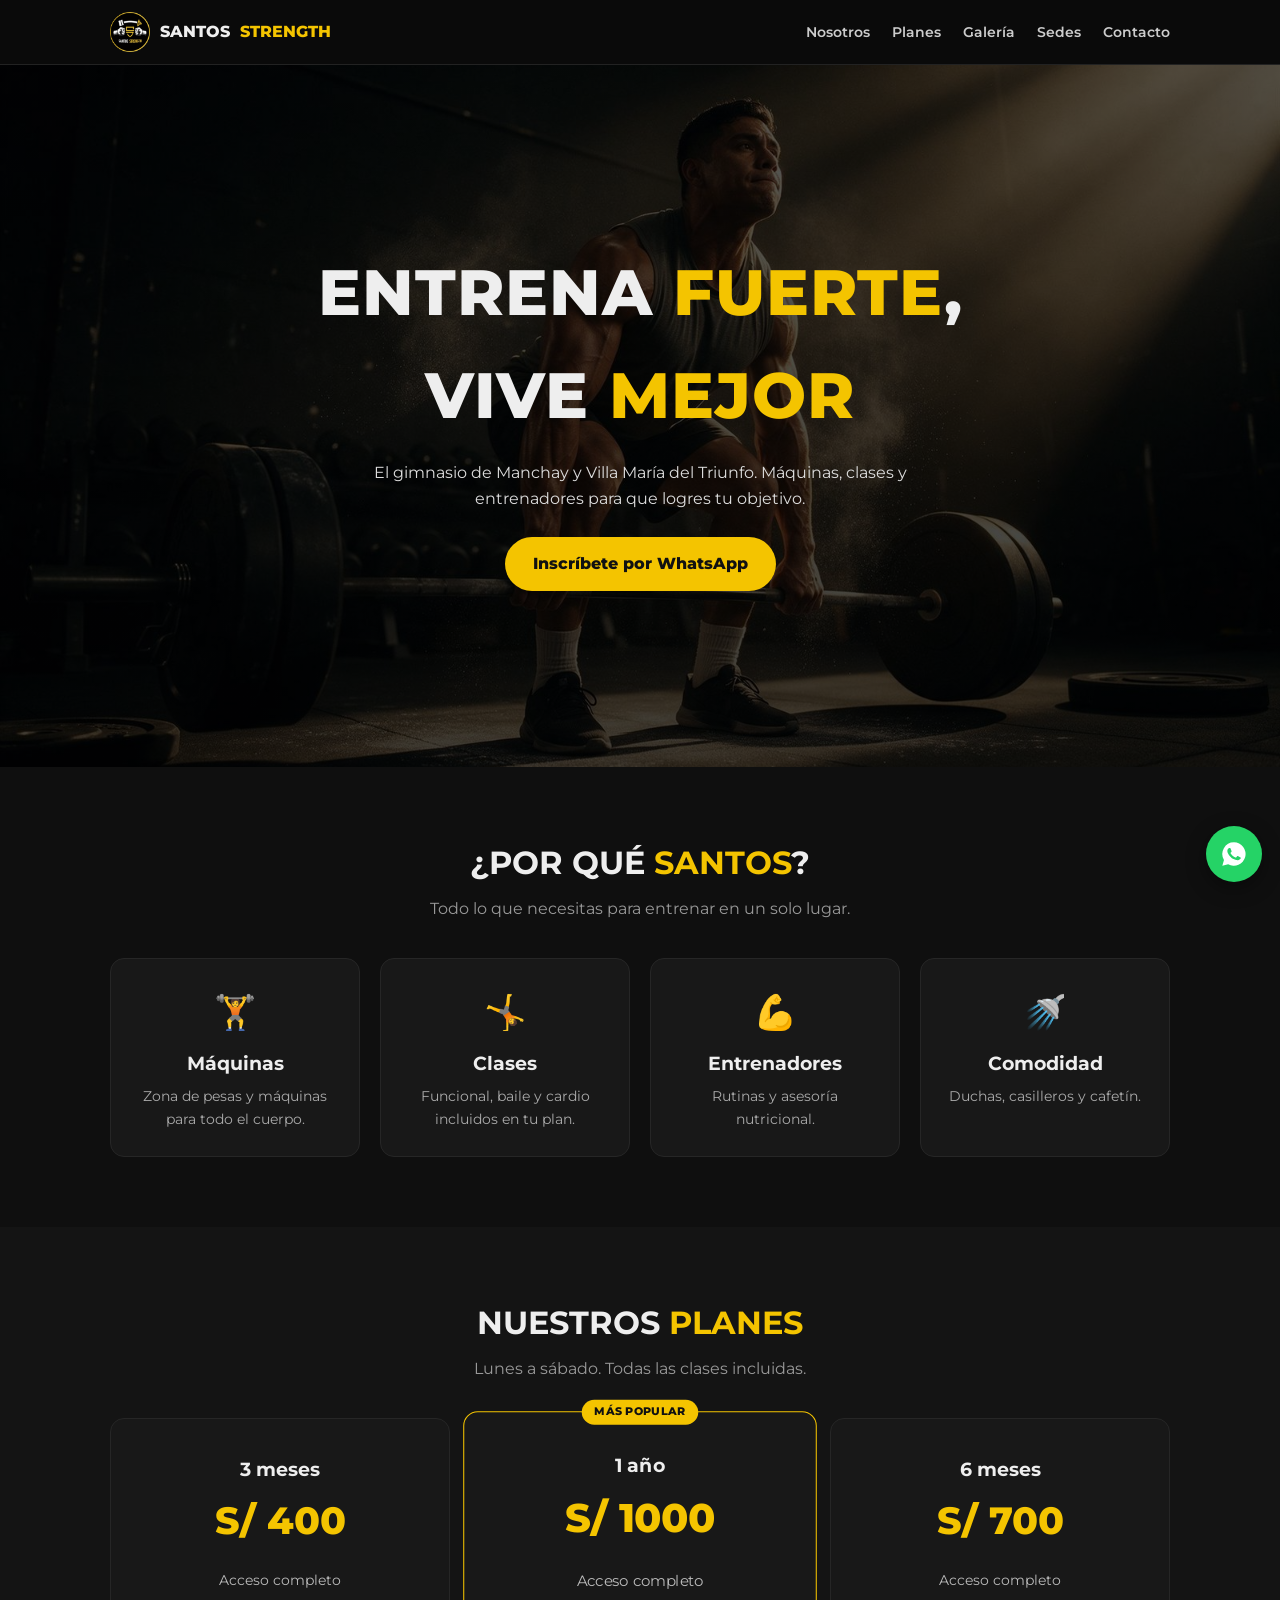
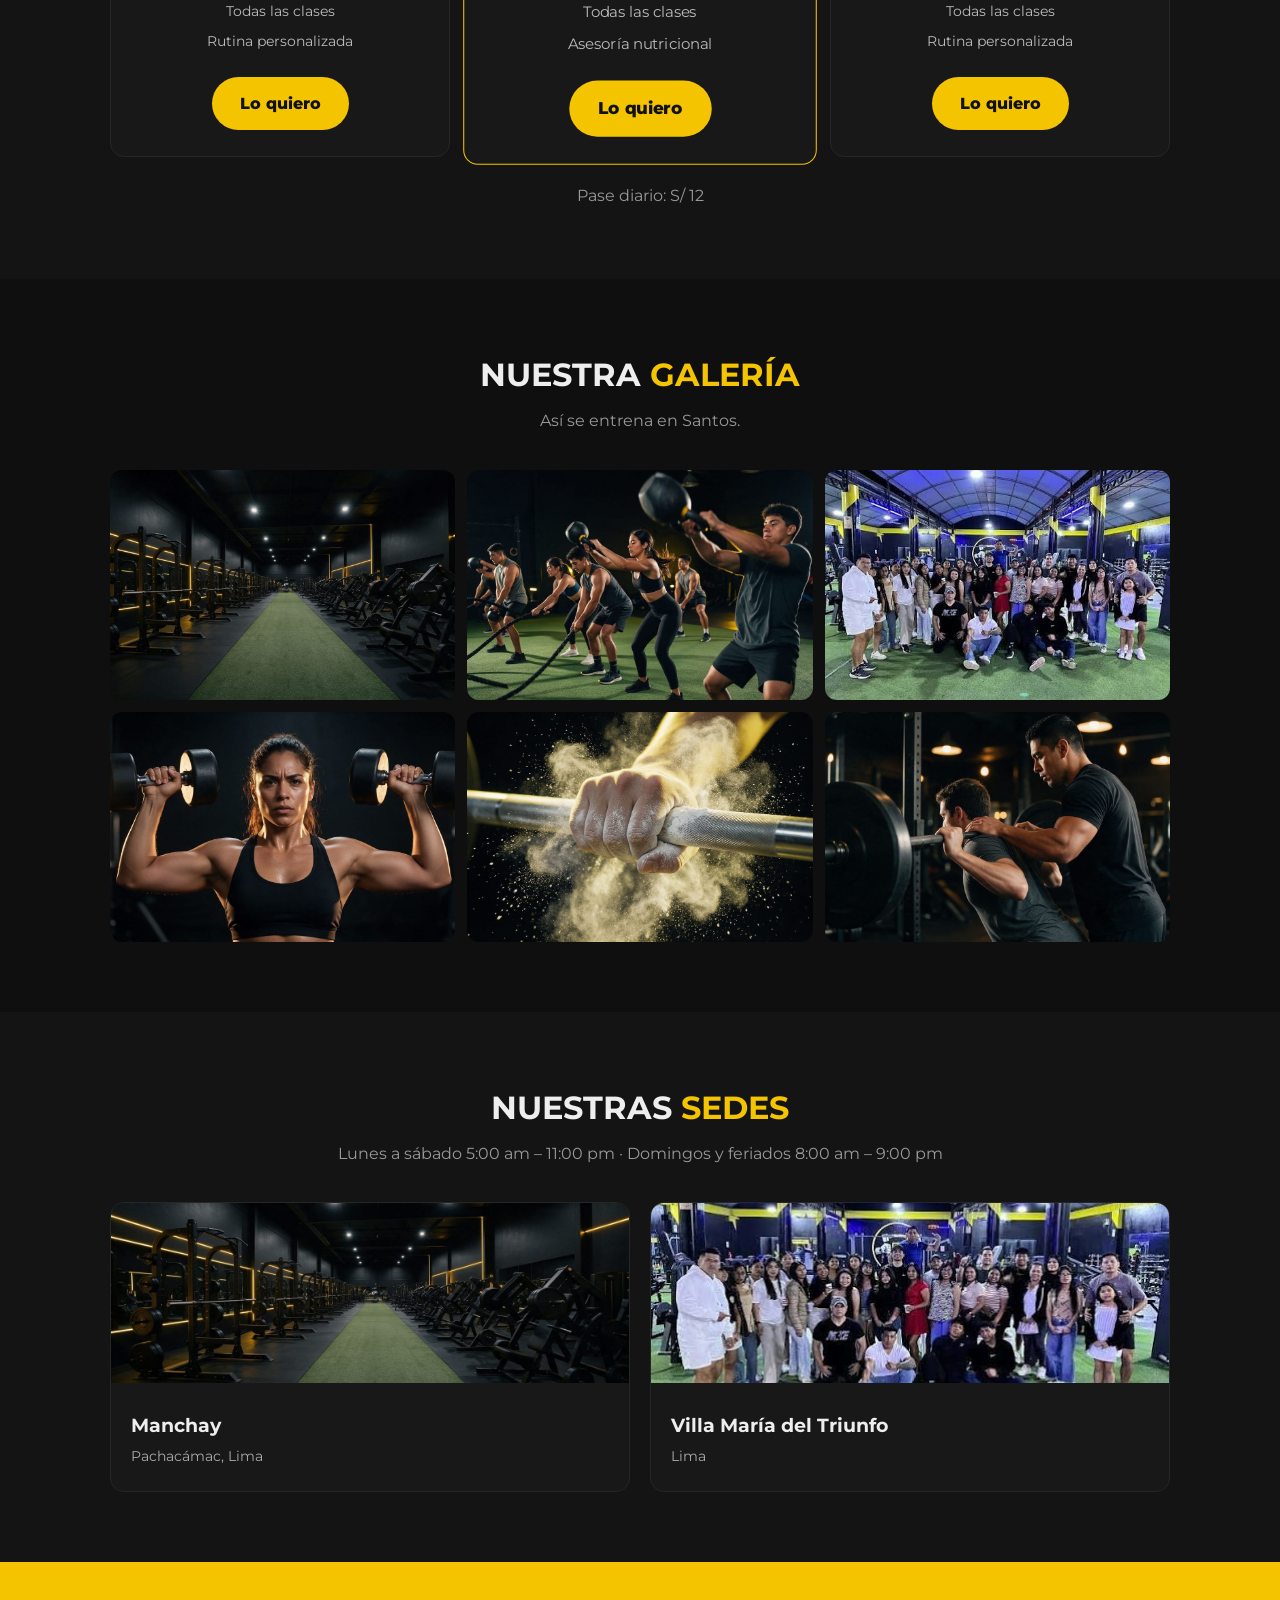
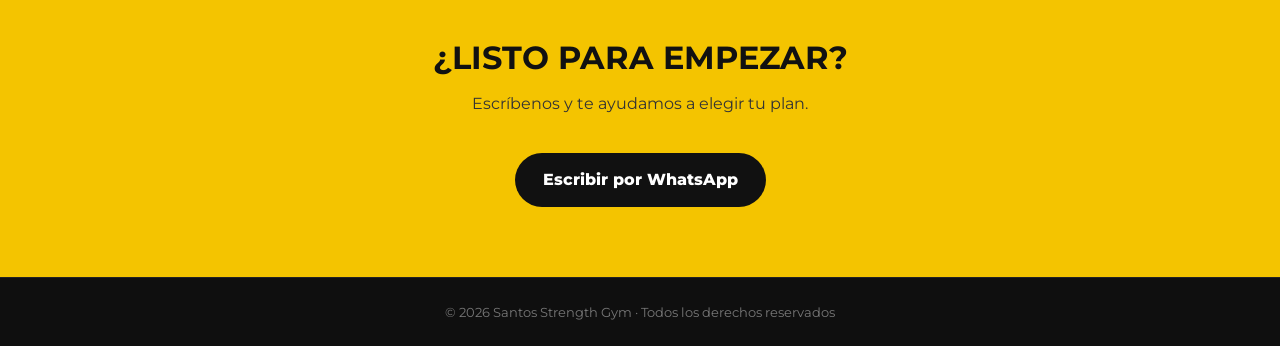
<file: santos-strength/basica/index.html>
<!doctype html>
<html lang="es">
<head>
<meta charset="utf-8">
<meta name="viewport" content="width=device-width, initial-scale=1">
<meta name="robots" content="noindex">
<title>Santos Strength Gym</title>
<link rel="preconnect" href="https://fonts.googleapis.com">
<link href="https://fonts.googleapis.com/css2?family=Montserrat:wght@400;600;800&display=swap" rel="stylesheet">
<style>
  *{box-sizing:border-box}
  body{margin:0;font-family:Montserrat,Arial,sans-serif;color:#eee;background:#0f0f0f;line-height:1.6}
  a{color:inherit}
  .wrap{max-width:1100px;margin:0 auto;padding:0 20px}
  header{position:sticky;top:0;z-index:5;background:rgba(10,10,10,.92);border-bottom:1px solid #222}
  header .wrap{display:flex;align-items:center;justify-content:space-between;height:64px}
  .logo{display:flex;align-items:center;gap:10px;font-weight:800;text-decoration:none}
  .logo img{width:40px;height:40px}
  .logo span{color:#f4c400}
  nav a{margin-left:22px;text-decoration:none;font-size:14px;font-weight:600;color:#ccc}
  nav a:hover{color:#f4c400}
  .hero{min-height:78vh;display:grid;place-items:center;text-align:center;background:linear-gradient(rgba(0,0,0,.65),rgba(0,0,0,.75)),url(../img/hero.jpg) center/cover}
  .hero h1{font-size:clamp(34px,6vw,64px);margin:0;font-weight:800;letter-spacing:1px;text-transform:uppercase}
  .hero h1 span{color:#f4c400}
  .hero p{max-width:560px;margin:14px auto 26px;color:#ddd}
  .btn{display:inline-block;background:#f4c400;color:#111;font-weight:800;padding:14px 28px;border-radius:40px;text-decoration:none;transition:.2s}
  .btn:hover{transform:translateY(-2px);box-shadow:0 8px 24px rgba(244,196,0,.3)}
  section{padding:70px 0}
  h2{text-align:center;font-size:32px;margin:0 0 8px;text-transform:uppercase}
  h2 span{color:#f4c400}
  .sub{text-align:center;color:#999;margin:0 0 36px}
  .grid{display:grid;grid-template-columns:repeat(auto-fit,minmax(220px,1fr));gap:20px}
  .card{background:#181818;border:1px solid #262626;border-radius:14px;padding:26px;text-align:center}
  .card .ic{font-size:34px}
  .card h3{margin:10px 0 6px}
  .card p{color:#aaa;font-size:14px;margin:0}
  .plan{position:relative}
  .plan .price{font-size:38px;font-weight:800;color:#f4c400;margin:6px 0}
  .plan.top{border-color:#f4c400;transform:scale(1.04)}
  .plan .tag{position:absolute;top:-12px;left:50%;transform:translateX(-50%);background:#f4c400;color:#111;font-size:11px;font-weight:800;padding:3px 12px;border-radius:20px}
  .plan ul{list-style:none;padding:0;margin:14px 0 20px;color:#bbb;font-size:14px}
  .plan li{padding:4px 0}
  .alt{background:#141414}
  .fotos{display:grid;grid-template-columns:repeat(3,1fr);gap:12px}
  .fotos img{width:100%;height:230px;object-fit:cover;border-radius:12px}
  .sede{background:#181818;border-radius:14px;overflow:hidden;border:1px solid #262626}
  .sede img{width:100%;height:180px;object-fit:cover}
  .sede div{padding:20px}
  .sede h3{margin:0 0 4px}
  .sede p{color:#aaa;font-size:14px;margin:0 0 4px}
  .cta{text-align:center;background:#f4c400;color:#111}
  .cta h2 span{color:#111}
  .cta .btn{background:#111;color:#fff}
  footer{text-align:center;padding:24px;color:#777;font-size:13px;border-top:1px solid #222}
  .wa{position:fixed;right:18px;bottom:18px;width:56px;height:56px;border-radius:50%;background:#25d366;display:grid;place-items:center;box-shadow:0 6px 20px rgba(0,0,0,.4)}
  @media(max-width:760px){nav{display:none}.fotos{grid-template-columns:1fr 1fr}.fotos img{height:150px}.plan.top{transform:none}}
</style>
</head>
<body>
<header><div class="wrap">
  <a class="logo" href="#"><img src="../img/logo.png" alt="">SANTOS <span>STRENGTH</span></a>
  <nav><a href="#nosotros">Nosotros</a><a href="#planes">Planes</a><a href="#galeria">Galería</a><a href="#sedes">Sedes</a><a href="#contacto">Contacto</a></nav>
</div></header>

<div class="hero"><div class="wrap">
  <h1>Entrena <span>fuerte</span>,<br>vive <span>mejor</span></h1>
  <p>El gimnasio de Manchay y Villa María del Triunfo. Máquinas, clases y entrenadores para que logres tu objetivo.</p>
  <a class="btn" href="https://wa.me/51936449066">Inscríbete por WhatsApp</a>
</div></div>

<section id="nosotros"><div class="wrap">
  <h2>¿Por qué <span>Santos</span>?</h2>
  <p class="sub">Todo lo que necesitas para entrenar en un solo lugar.</p>
  <div class="grid">
    <div class="card"><div class="ic">🏋️</div><h3>Máquinas</h3><p>Zona de pesas y máquinas para todo el cuerpo.</p></div>
    <div class="card"><div class="ic">🤸</div><h3>Clases</h3><p>Funcional, baile y cardio incluidos en tu plan.</p></div>
    <div class="card"><div class="ic">💪</div><h3>Entrenadores</h3><p>Rutinas y asesoría nutricional.</p></div>
    <div class="card"><div class="ic">🚿</div><h3>Comodidad</h3><p>Duchas, casilleros y cafetín.</p></div>
  </div>
</div></section>

<section id="planes" class="alt"><div class="wrap">
  <h2>Nuestros <span>planes</span></h2>
  <p class="sub">Lunes a sábado. Todas las clases incluidas.</p>
  <div class="grid">
    <div class="card plan"><h3>3 meses</h3><div class="price">S/ 400</div><ul><li>Acceso completo</li><li>Todas las clases</li><li>Rutina personalizada</li></ul><a class="btn" href="https://wa.me/51936449066">Lo quiero</a></div>
    <div class="card plan top"><span class="tag">MÁS POPULAR</span><h3>1 año</h3><div class="price">S/ 1000</div><ul><li>Acceso completo</li><li>Todas las clases</li><li>Asesoría nutricional</li></ul><a class="btn" href="https://wa.me/51936449066">Lo quiero</a></div>
    <div class="card plan"><h3>6 meses</h3><div class="price">S/ 700</div><ul><li>Acceso completo</li><li>Todas las clases</li><li>Rutina personalizada</li></ul><a class="btn" href="https://wa.me/51936449066">Lo quiero</a></div>
  </div>
  <p class="sub" style="margin:26px 0 0">Pase diario: S/ 12</p>
</div></section>

<section id="galeria"><div class="wrap">
  <h2>Nuestra <span>galería</span></h2>
  <p class="sub">Así se entrena en Santos.</p>
  <div class="fotos">
    <img src="../img/interior.jpg" alt=""><img src="../img/clase.jpg" alt=""><img src="../img/comunidad.jpg" alt="">
    <img src="../img/atleta.jpg" alt=""><img src="../img/grip.jpg" alt=""><img src="../img/coach.jpg" alt="">
  </div>
</div></section>

<section id="sedes" class="alt"><div class="wrap">
  <h2>Nuestras <span>sedes</span></h2>
  <p class="sub">Lunes a sábado 5:00 am – 11:00 pm · Domingos y feriados 8:00 am – 9:00 pm</p>
  <div class="grid">
    <div class="sede"><img src="../img/interior.jpg" alt=""><div><h3>Manchay</h3><p>Pachacámac, Lima</p></div></div>
    <div class="sede"><img src="../img/comunidad.jpg" alt=""><div><h3>Villa María del Triunfo</h3><p>Lima</p></div></div>
  </div>
</div></section>

<section id="contacto" class="cta"><div class="wrap">
  <h2>¿Listo para <span>empezar</span>?</h2>
  <p class="sub" style="color:#333">Escríbenos y te ayudamos a elegir tu plan.</p>
  <a class="btn" href="https://wa.me/51936449066">Escribir por WhatsApp</a>
</div></section>

<footer>© 2026 Santos Strength Gym · Todos los derechos reservados</footer>
<a class="wa" href="https://wa.me/51936449066" aria-label="WhatsApp"><svg width="28" height="28" viewBox="0 0 24 24" fill="#fff"><path d="M12 2a10 10 0 0 0-8.6 15.1L2 22l5-1.3A10 10 0 1 0 12 2zm5.3 14.1c-.2.6-1.3 1.2-1.8 1.2-.5.1-1 .2-3.4-.7-2.8-1.1-4.6-4-4.7-4.2-.1-.2-1.1-1.5-1.1-2.9s.7-2 1-2.3c.2-.3.5-.3.7-.3h.5c.2 0 .4 0 .6.5l.8 2c.1.2.1.3 0 .5l-.3.5-.4.4c-.1.1-.3.3-.1.6.2.3.8 1.3 1.7 2.1 1.2 1 2.1 1.3 2.4 1.5.3.1.5.1.6-.1l.9-1c.2-.3.4-.2.6-.1l1.9.9c.3.1.5.2.5.3.1.2.1.7-.1 1.3z"/></svg></a>
</body>
</html>
</file>
